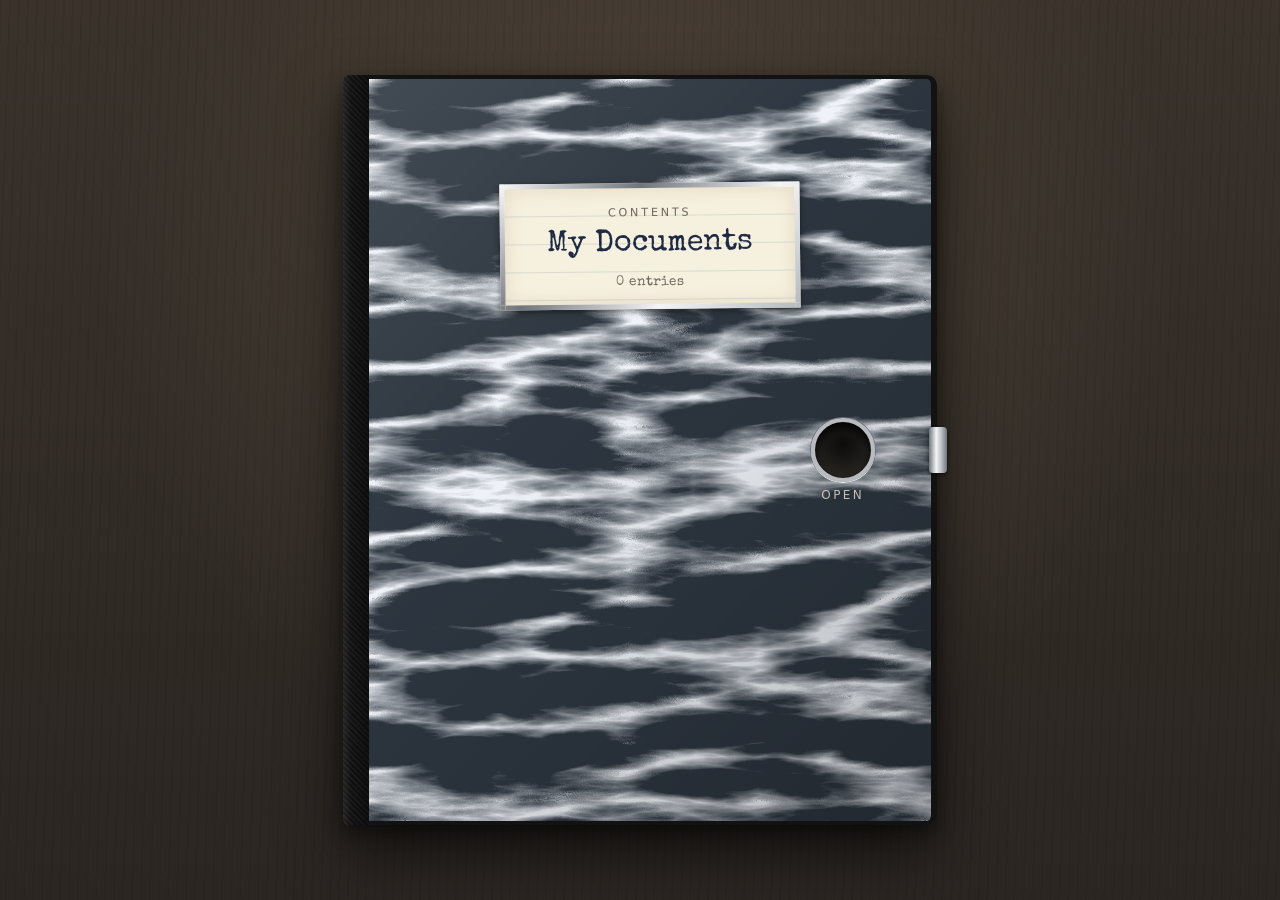
<file: index.html>
<!doctype html>
<html lang="en">
<head>
  <meta charset="utf-8" />
  <meta name="viewport" content="width=device-width, initial-scale=1, viewport-fit=cover" />
  <title>Box File</title>
  <meta name="description" content="A personal document folder that looks and feels like a box file." />
  <meta name="theme-color" content="#2b2622" />
  <link rel="manifest" href="manifest.webmanifest" />
  <link rel="icon" href="icons/icon.svg" type="image/svg+xml" />
  <link rel="apple-touch-icon" href="icons/apple-touch-icon.png" />
  <meta name="mobile-web-app-capable" content="yes" />
  <meta name="apple-mobile-web-app-capable" content="yes" />
  <meta name="apple-mobile-web-app-title" content="Box File" />
  <meta name="apple-mobile-web-app-status-bar-style" content="black-translucent" />
  <link rel="preconnect" href="https://fonts.googleapis.com" />
  <link rel="preconnect" href="https://fonts.gstatic.com" crossorigin />
  <link href="https://fonts.googleapis.com/css2?family=Special+Elite&family=Source+Serif+4:ital,wght@0,400;0,600;1,400&display=swap" rel="stylesheet" />
  <link rel="stylesheet" href="styles.css" />
</head>
<body>
  <main id="scene" class="scene is-closed">
    <!-- Closed box file (front cover) -->
    <section class="box-cover" id="cover" aria-label="Closed box file">
      <div class="cover-spine"></div>
      <div class="cover-face">
        <div class="cover-label">
          <span class="label-caption">Contents</span>
          <h1 class="label-title" id="coverTitle">My Documents</h1>
          <span class="label-meta" id="coverMeta">0 entries</span>
        </div>
        <button class="finger-hole" id="openBtn" aria-label="Open box file"><span>Open</span></button>
      </div>
      <div class="cover-lock"></div>
    </section>

    <!-- Opened box file -->
    <section class="box-open" id="openBox" aria-label="Open box file" hidden>
      <header class="toolbar">
        <button class="tool" id="closeBtn" title="Close the box file">&#x2715;<span>Close</span></button>
        <button class="tool" id="contentsBtn" title="Go to contents (Home)">&#x2630;<span>Contents</span></button>
        <div class="search">
          <input id="searchInput" type="search" placeholder="Search entries…" aria-label="Search entries" />
        </div>
        <button class="tool primary" id="addBtn" title="Add a new entry (N)">&#xFF0B;<span>New entry</span></button>
        <details class="menu">
          <summary class="tool" title="More">&#x22EF;</summary>
          <div class="menu-panel">
            <button id="installBtn" hidden>Install app</button>
            <button id="renameBtn">Rename folder</button>
            <button id="exportBtn">Export backup</button>
            <label class="menu-file">Import backup<input id="importInput" type="file" accept="application/json,.json" hidden /></label>
          </div>
        </details>
      </header>

      <div class="tray">
        <div class="stack-wrap">
          <div class="stack-depth" id="stackDepth"></div>
          <div class="stack" id="stack"></div>
          <div class="spring-clip" aria-hidden="true">
            <div class="clip-bar"></div>
            <div class="clip-roller"></div>
          </div>
        </div>
      </div>

      <footer class="pager">
        <button class="nav" id="prevBtn" aria-label="Previous page">&#x2039;</button>
        <span id="pageIndicator" class="page-indicator">Contents</span>
        <button class="nav" id="nextBtn" aria-label="Next page">&#x203A;</button>
      </footer>
    </section>
  </main>

  <!-- Entry editor -->
  <dialog id="editor" class="editor">
    <form method="dialog" id="editorForm">
      <h2 id="editorTitle">New entry</h2>
      <label>Title
        <input name="title" required maxlength="140" autocomplete="off" />
      </label>
      <div class="row">
        <label>Date
          <input name="date" type="date" required />
        </label>
        <label>Section
          <input name="category" list="categoryList" placeholder="e.g. Bills, Medical, Car" maxlength="40" autocomplete="off" />
          <datalist id="categoryList"></datalist>
        </label>
      </div>
      <label>Notes
        <textarea name="notes" rows="6" placeholder="Reference numbers, reminders, details…"></textarea>
      </label>
      <label>Attachments
        <input name="files" type="file" multiple />
      </label>
      <ul class="attach-edit" id="attachEdit"></ul>
      <div class="editor-actions">
        <button type="button" class="danger" id="deleteEntryBtn" hidden>Delete entry</button>
        <span class="spacer"></span>
        <button type="button" id="cancelEdit">Cancel</button>
        <button type="submit" class="primary" value="save">Save</button>
      </div>
    </form>
  </dialog>

  <!-- Image viewer -->
  <dialog id="viewer" class="viewer">
    <button class="viewer-close" id="viewerClose" aria-label="Close">&#x2715;</button>
    <img id="viewerImg" alt="" />
  </dialog>

  <div id="toast" class="toast" role="status" aria-live="polite"></div>

  <script src="db.js"></script>
  <script src="app.js"></script>
</body>
</html>
</file>
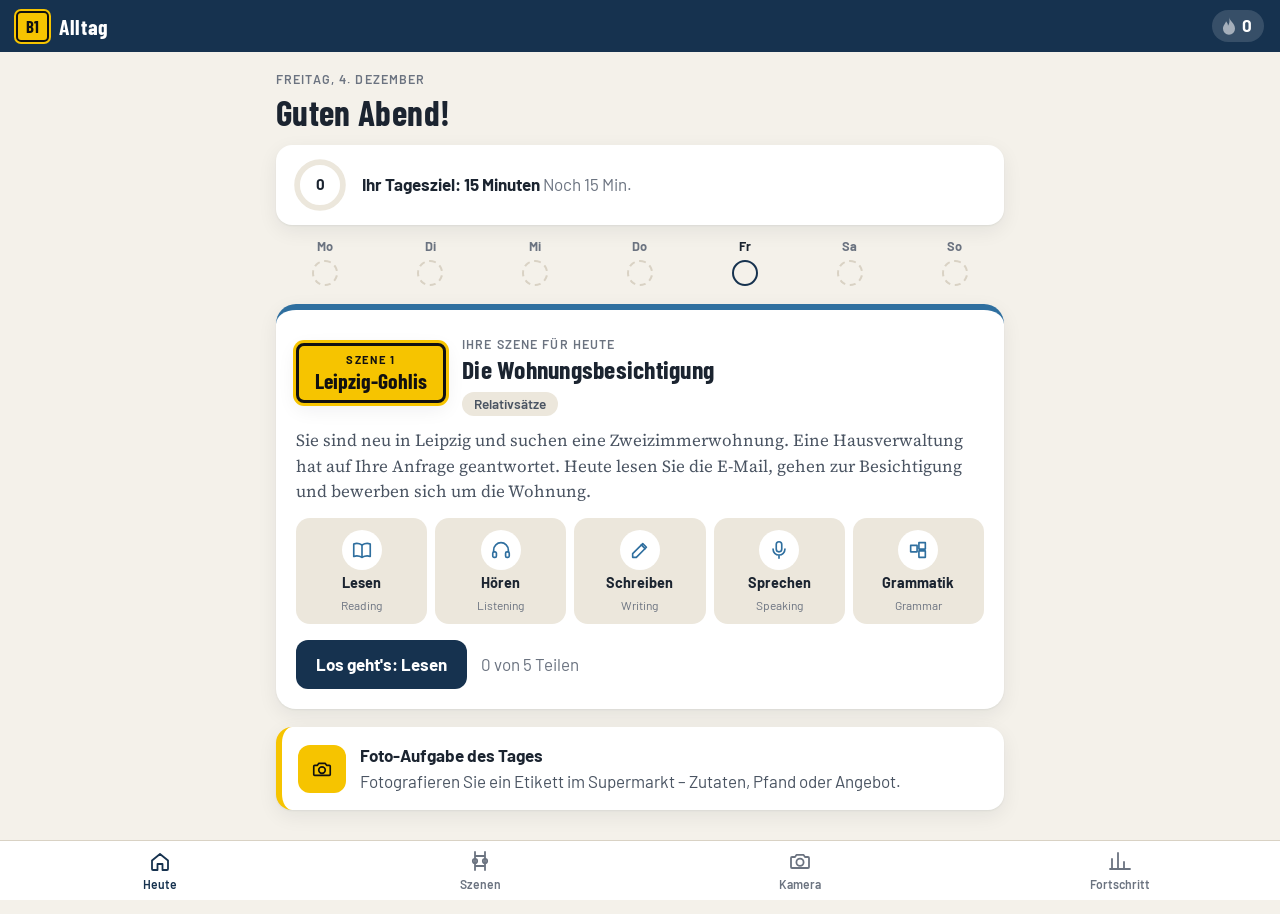
<file: deutsch/index.html>
<!doctype html>
<html lang="de">
<head>
  <meta charset="utf-8" />
  <meta name="viewport" content="width=device-width, initial-scale=1, viewport-fit=cover" />
  <title>Alltag B1</title>
  <meta name="description" content="Daily B1 German lessons built around real-life situations: reading, listening, writing, speaking, a progress tracker and a camera for German you meet every day." />
  <meta name="theme-color" content="#16324f" />
  <link rel="manifest" href="manifest.webmanifest" />
  <link rel="icon" href="icons/icon.svg" type="image/svg+xml" />
  <link rel="apple-touch-icon" href="icons/apple-touch-icon.png" />
  <meta name="mobile-web-app-capable" content="yes" />
  <meta name="apple-mobile-web-app-capable" content="yes" />
  <meta name="apple-mobile-web-app-title" content="Alltag B1" />
  <meta name="apple-mobile-web-app-status-bar-style" content="black-translucent" />
  <link rel="preconnect" href="https://fonts.googleapis.com" />
  <link rel="preconnect" href="https://fonts.gstatic.com" crossorigin />
  <link href="https://fonts.googleapis.com/css2?family=Barlow:wght@400;500;600;700&family=Barlow+Condensed:wght@600;700&family=Source+Serif+4:ital,opsz,wght@0,8..60,400;0,8..60,600;1,8..60,400&display=swap" rel="stylesheet" />
  <link rel="stylesheet" href="styles.css" />
</head>
<body>
  <header class="topbar">
    <a class="brand" href="#/heute" aria-label="Alltag B1, zur Startseite">
      <span class="brand-sign">B1</span>
      <span class="brand-name">Alltag</span>
    </a>
    <div class="topbar-right">
      <span class="streak-chip" id="streakChip" title="Tage in Folge">0</span>
    </div>
  </header>

  <main id="view" class="view" tabindex="-1"></main>

  <nav class="tabbar" aria-label="Hauptnavigation">
    <a href="#/heute" data-tab="heute"><svg viewBox="0 0 24 24" aria-hidden="true"><path d="M4 11.5 12 5l8 6.5V20a1 1 0 0 1-1 1h-4.5v-6h-5v6H5a1 1 0 0 1-1-1z"/></svg><span>Heute</span></a>
    <a href="#/linie" data-tab="linie"><svg viewBox="0 0 24 24" aria-hidden="true"><path d="M7 3v18M17 3v18M7 7h10M7 17h10"/><circle cx="7" cy="12" r="2.2"/><circle cx="17" cy="12" r="2.2"/></svg><span>Szenen</span></a>
    <a href="#/kamera" data-tab="kamera"><svg viewBox="0 0 24 24" aria-hidden="true"><path d="M4 8h3l1.6-2.2h6.8L17 8h3a1 1 0 0 1 1 1v9a1 1 0 0 1-1 1H4a1 1 0 0 1-1-1V9a1 1 0 0 1 1-1z"/><circle cx="12" cy="13.2" r="3.6"/></svg><span>Kamera</span></a>
    <a href="#/fortschritt" data-tab="fortschritt"><svg viewBox="0 0 24 24" aria-hidden="true"><path d="M4 20V10M10 20V4M16 20v-7M22 20H2"/></svg><span>Fortschritt</span></a>
  </nav>

  <div id="popover" class="popover" role="tooltip" hidden></div>
  <div id="toast" class="toast" role="status" aria-live="polite"></div>

  <input type="file" id="camInput" accept="image/*" capture="environment" hidden />
  <input type="file" id="galleryInput" accept="image/*" hidden />

  <script src="android-bridge.js"></script>
  <script src="lessons-1.js"></script>
  <script src="lessons-2.js"></script>
  <script src="app.js"></script>
</body>
</html>
</file>
<file: styles.css>
:root {
  --desk: #2b2622;
  --desk-2: #3a322b;
  --paper: #fbf8f1;
  --paper-back: #efe9dc;
  --paper-edge: #d9d0bf;
  --ink: #2a2622;
  --ink-soft: #6f665b;
  --accent: #b2472e;
  --metal-hi: #f3f4f5;
  --metal: #b8bcc1;
  --metal-lo: #6f757c;
  --board: #3b4148;

  --sheet-w: min(calc(100vw - 72px), 600px, calc((100dvh - 190px) / 1.32));
  --sheet-h: calc(var(--sheet-w) * 1.32);

  --type: 'Special Elite', 'Courier New', ui-monospace, monospace;
  --serif: 'Source Serif 4', Georgia, 'Times New Roman', serif;
  --ui: system-ui, -apple-system, 'Segoe UI', Roboto, sans-serif;
}

* { box-sizing: border-box; }
[hidden] { display: none !important; }

html, body { height: 100%; }
body {
  margin: 0;
  font-family: var(--serif);
  color: var(--ink);
  background:
    radial-gradient(ellipse at 50% 30%, rgba(255, 220, 170, 0.10), transparent 60%),
    repeating-linear-gradient(92deg, rgba(0, 0, 0, 0.05) 0 2px, transparent 2px 9px),
    linear-gradient(180deg, var(--desk-2), var(--desk));
  background-attachment: fixed;
  overflow-x: hidden;
  overscroll-behavior: none;
  -webkit-tap-highlight-color: transparent;
}

button { font: inherit; color: inherit; cursor: pointer; }

.scene {
  min-height: 100dvh;
  display: grid;
  place-items: center;
  padding: 16px;
  /* keep clear of notches and home bars when installed full-screen */
  padding-top: max(16px, env(safe-area-inset-top));
  padding-bottom: max(16px, env(safe-area-inset-bottom));
  padding-left: max(16px, env(safe-area-inset-left));
  padding-right: max(16px, env(safe-area-inset-right));
}

/* ================= Closed box file ================= */
.box-cover {
  position: relative;
  width: calc(var(--sheet-w) + 56px);
  height: calc(var(--sheet-h) + 40px);
  max-height: calc(100dvh - 32px);
  display: flex;
  border-radius: 6px 10px 10px 6px;
  box-shadow:
    0 2px 0 rgba(255, 255, 255, 0.06) inset,
    0 30px 60px rgba(0, 0, 0, 0.55),
    0 8px 18px rgba(0, 0, 0, 0.4);
  transform-origin: 0 50%;
  transition: transform 0.65s cubic-bezier(0.5, 0, 0.3, 1), opacity 0.65s;
}
.scene.is-opening .box-cover { transform: perspective(1600px) rotateY(-105deg); opacity: 0; }
.scene.is-closing .box-cover { animation: lidClose 0.65s cubic-bezier(0.5, 0, 0.3, 1); }
@keyframes lidClose {
  from { transform: perspective(1600px) rotateY(-105deg); opacity: 0; }
  to { transform: none; opacity: 1; }
}

.cover-spine {
  width: 26px;
  flex: none;
  border-radius: 6px 0 0 6px;
  background:
    linear-gradient(90deg, rgba(255, 255, 255, 0.08), transparent 30%, rgba(0, 0, 0, 0.35)),
    repeating-linear-gradient(45deg, #111 0 2px, #1b1b1b 2px 4px);
}

/* marbled board made with an SVG turbulence filter */
.cover-face {
  position: relative;
  flex: 1;
  cursor: pointer;
  border-radius: 0 10px 10px 0;
  background-color: #2d3640;
  background-image:
    linear-gradient(135deg, rgba(255, 255, 255, 0.10), transparent 40%, rgba(0, 0, 0, 0.25)),
    url("data:image/svg+xml,%3Csvg xmlns='http://www.w3.org/2000/svg' width='520' height='520'%3E%3Cfilter id='m' x='0' y='0' width='100%25' height='100%25'%3E%3CfeTurbulence type='turbulence' baseFrequency='0.004 0.018' numOctaves='5' seed='11' stitchTiles='stitch'/%3E%3CfeColorMatrix values='0 0 0 0 0.86  0 0 0 0 0.89  0 0 0 0 0.94  -3.2 0 0 0 1.25'/%3E%3C/filter%3E%3Crect width='100%25' height='100%25' filter='url(%23m)'/%3E%3C/svg%3E");
  background-size: auto, 520px 520px;
  border-top: 4px solid #121212;
  border-bottom: 4px solid #121212;
  border-right: 6px solid #121212;
}

.cover-label {
  position: absolute;
  left: 50%;
  top: 14%;
  transform: translateX(-50%) rotate(-0.6deg);
  width: min(70%, 300px);
  padding: 18px 18px 14px;
  text-align: center;
  background:
    repeating-linear-gradient(180deg, transparent 0 27px, rgba(80, 120, 170, 0.18) 27px 28px),
    #f6f0de;
  border: 5px solid transparent;
  border-image: linear-gradient(135deg, var(--metal-hi), var(--metal-lo), var(--metal-hi), var(--metal)) 1;
  box-shadow: 0 2px 6px rgba(0, 0, 0, 0.5), inset 0 0 18px rgba(120, 90, 40, 0.15);
}
.label-caption {
  display: block;
  font: 0.7rem var(--ui);
  letter-spacing: 0.25em;
  text-transform: uppercase;
  color: var(--ink-soft);
}
.label-title {
  margin: 8px 0 6px;
  font: 400 clamp(1.3rem, 4vw, 1.9rem) / 1.15 var(--type);
  color: #1f2a44;
  overflow-wrap: anywhere;
}
.label-meta { font: 0.85rem var(--type); color: var(--ink-soft); }

.finger-hole {
  position: absolute;
  right: 10%;
  top: 50%;
  transform: translateY(-50%);
  width: 64px;
  height: 64px;
  border-radius: 50%;
  border: 4px solid var(--metal);
  background: radial-gradient(circle at 50% 40%, #0c0b0a, #262320 70%);
  box-shadow: inset 0 6px 10px rgba(0, 0, 0, 0.9), 0 1px 0 var(--metal-hi), 0 0 0 1px var(--metal-lo);
  color: transparent;
  transition: transform 0.2s;
}
.finger-hole span {
  position: absolute;
  top: calc(100% + 10px);
  left: 50%;
  transform: translateX(-50%);
  color: #e8e2d3;
  font: 0.75rem var(--ui);
  letter-spacing: 0.2em;
  text-transform: uppercase;
  opacity: 0.8;
}
.cover-face:hover .finger-hole { transform: translateY(-50%) scale(1.05); }
.finger-hole:focus-visible { outline: 3px solid #ffd27a; outline-offset: 4px; }

.cover-lock {
  position: absolute;
  right: -10px;
  top: 50%;
  width: 18px;
  height: 46px;
  transform: translateY(-50%);
  border-radius: 4px;
  background: linear-gradient(90deg, var(--metal-lo), var(--metal-hi) 40%, var(--metal) 70%, var(--metal-lo));
  box-shadow: 0 2px 4px rgba(0, 0, 0, 0.5);
}

/* ================= Open box file ================= */
.box-open {
  width: 100%;
  max-width: calc(var(--sheet-w) + 120px);
  display: flex;
  flex-direction: column;
  align-items: center;
  gap: 14px;
  animation: fadeIn 0.4s ease;
}
@keyframes fadeIn { from { opacity: 0; transform: scale(0.98); } }

.toolbar {
  width: 100%;
  display: flex;
  align-items: center;
  gap: 8px;
  position: relative;
  z-index: 20;
}
.tool {
  display: inline-flex;
  align-items: center;
  gap: 6px;
  height: 38px;
  padding: 0 12px;
  border: 1px solid rgba(255, 255, 255, 0.14);
  border-radius: 8px;
  background: rgba(255, 255, 255, 0.06);
  color: #efe8da;
  font: 0.9rem var(--ui);
  white-space: nowrap;
  list-style: none;
}
.tool::-webkit-details-marker { display: none; }
.tool:hover { background: rgba(255, 255, 255, 0.12); }
.tool.primary { background: var(--accent); border-color: transparent; color: #fff; }
.tool.primary:hover { background: #c4553a; }
.search { flex: 1; min-width: 0; }
.search input {
  width: 100%;
  height: 38px;
  padding: 0 12px;
  border-radius: 8px;
  border: 1px solid rgba(255, 255, 255, 0.14);
  background: rgba(0, 0, 0, 0.25);
  color: #f3eee4;
  font: 0.95rem var(--ui);
}
.search input::placeholder { color: rgba(255, 255, 255, 0.45); }

.menu { position: relative; }
.menu-panel {
  position: absolute;
  right: 0;
  top: calc(100% + 6px);
  min-width: 180px;
  padding: 6px;
  border-radius: 10px;
  background: #fbf8f1;
  box-shadow: 0 12px 30px rgba(0, 0, 0, 0.45);
  display: grid;
}
.menu-panel button, .menu-file {
  text-align: left;
  padding: 9px 12px;
  border: 0;
  border-radius: 6px;
  background: none;
  font: 0.9rem var(--ui);
  cursor: pointer;
}
.menu-panel button:hover, .menu-file:hover { background: #ece4d3; }

/* the inside of the box */
.tray {
  position: relative;
  padding: 22px 44px 30px 22px;
  border-radius: 8px;
  background:
    linear-gradient(180deg, rgba(0, 0, 0, 0.25), transparent 30px),
    radial-gradient(ellipse at 50% 0%, #4a525b, var(--board) 70%);
  box-shadow:
    inset 0 0 0 6px #1a1a1a,
    inset 0 10px 24px rgba(0, 0, 0, 0.7),
    0 30px 60px rgba(0, 0, 0, 0.5);
}

.stack-wrap {
  position: relative;
  width: var(--sheet-w);
  height: var(--sheet-h);
}

/* page edges peeking out underneath = how much is left in the box */
.stack-depth {
  --depth: 0;
  position: absolute;
  left: 3px;
  right: 3px;
  top: 0;
  height: calc(100% + var(--depth) * 2px);
  border-radius: 0 0 3px 3px;
  background: repeating-linear-gradient(180deg, #f1ebde 0 1px, #b9ae9b 1px 2px);
  box-shadow: 0 4px 10px rgba(0, 0, 0, 0.4);
  transition: height 0.3s;
}

.stack {
  position: absolute;
  inset: 0;
  perspective: 2400px;
  perspective-origin: 50% -20%;
  touch-action: pan-y;
}

.sheet {
  position: absolute;
  inset: 0;
  transform-style: preserve-3d;
  transform-origin: 50% 0;
}
.face {
  position: absolute;
  inset: 0;
  backface-visibility: hidden;
  -webkit-backface-visibility: hidden;
  border-radius: 2px 2px 3px 3px;
}
.front {
  background:
    radial-gradient(ellipse at 30% 20%, rgba(255, 255, 255, 0.7), transparent 60%),
    radial-gradient(ellipse at 80% 90%, rgba(200, 180, 140, 0.12), transparent 60%),
    var(--paper);
  box-shadow: 0 1px 2px rgba(0, 0, 0, 0.25), 0 0 0 1px rgba(0, 0, 0, 0.04);
}
.back {
  transform: rotateX(180deg);
  background: linear-gradient(0deg, var(--paper-back), #e3dccd);
}
.sheet.under .front::after {
  content: '';
  position: absolute;
  inset: 0;
  background: rgba(60, 45, 20, 0.06);
  pointer-events: none;
}

.paper {
  position: absolute;
  inset: 0;
  overflow-y: auto;
  overscroll-behavior: contain;
  padding: 72px clamp(20px, 6%, 44px) 48px;
  scrollbar-width: thin;
  scrollbar-color: var(--paper-edge) transparent;
}

/* page turning: sheets flip up and over the spring clip */
.sheet.flip-up { animation: flipUp 0.75s cubic-bezier(0.45, 0.05, 0.3, 1) forwards; z-index: 5; }
.sheet.flip-down { animation: flipDown 0.75s cubic-bezier(0.45, 0.05, 0.3, 1) forwards; z-index: 5; }
@keyframes flipUp {
  0% { transform: rotateX(0deg); }
  15% { transform: rotateX(18deg) translateZ(4px); }
  100% { transform: rotateX(178deg) translateZ(4px); }
}
@keyframes flipDown {
  0% { transform: rotateX(178deg) translateZ(4px); }
  85% { transform: rotateX(14deg) translateZ(4px); }
  100% { transform: rotateX(0deg); }
}
/* fade the faces, not the sheet: opacity on a preserve-3d element flattens it */
.sheet.flip-up .face { animation: faceOut 0.75s linear forwards; }
.sheet.flip-down .face { animation: faceIn 0.75s linear forwards; }
@keyframes faceOut { 0%, 60% { opacity: 1; } 100% { opacity: 0; } }
@keyframes faceIn { 0% { opacity: 0; } 35%, 100% { opacity: 1; } }
.stack:has(.flip-up) .under .front::after,
.stack:has(.flip-down) .under .front::after { animation: shade 0.75s ease; }
@keyframes shade { 50% { background: rgba(40, 30, 10, 0.18); } }

.sheet.riffle { animation: riffle 0.45s ease-out; }
@keyframes riffle {
  from { transform: rotateX(22deg); opacity: 0.4; }
  to { transform: none; opacity: 1; }
}

/* spring clip across the top of the papers */
.spring-clip {
  position: absolute;
  left: 8%;
  right: 8%;
  top: -10px;
  height: 52px;
  z-index: 10;
  pointer-events: none;
}
.clip-bar {
  position: absolute;
  inset: 0 0 16px;
  border-radius: 6px 6px 10px 10px;
  background: linear-gradient(180deg, var(--metal-hi), var(--metal) 45%, var(--metal-lo) 90%);
  box-shadow: 0 4px 6px rgba(0, 0, 0, 0.35), inset 0 1px 0 #fff;
}
.clip-bar::before, .clip-bar::after {
  content: '';
  position: absolute;
  top: 8px;
  width: 14px;
  height: 14px;
  border-radius: 50%;
  background: radial-gradient(circle at 40% 35%, #fff, var(--metal) 50%, var(--metal-lo));
  box-shadow: inset 0 -1px 2px rgba(0, 0, 0, 0.4);
}
.clip-bar::before { left: 14px; }
.clip-bar::after { right: 14px; }
.clip-roller {
  position: absolute;
  left: 18%;
  right: 18%;
  bottom: 6px;
  height: 14px;
  border-radius: 7px;
  background: linear-gradient(180deg, #8d9399, #e8eaec 40%, #7b8188);
  box-shadow: 0 3px 4px rgba(0, 0, 0, 0.35);
}

/* coloured divider tab sticking out of the right edge */
.divider-tab {
  --slot: 0;
  position: absolute;
  right: -30px;
  top: calc(84px + var(--slot) * 64px);
  width: 30px;
  min-height: 60px;
  max-height: 140px;
  padding: 10px 0;
  overflow: hidden;
  writing-mode: vertical-rl;
  text-overflow: ellipsis;
  white-space: nowrap;
  border-radius: 0 7px 7px 0;
  background: linear-gradient(90deg, rgba(0, 0, 0, 0.15), transparent 30%), var(--tab);
  color: #fff;
  font: 600 0.75rem var(--ui);
  letter-spacing: 0.08em;
  text-transform: uppercase;
  text-align: center;
  box-shadow: 2px 2px 3px rgba(0, 0, 0, 0.3);
}

.dog-ear {
  position: absolute;
  right: 0;
  bottom: 0;
  width: 38px;
  height: 38px;
  border: 0;
  padding: 0;
  background: linear-gradient(315deg, transparent 50%, #e6dcc6 50%, #f6f0e2 80%);
  border-radius: 0 0 3px 0;
  box-shadow: -2px -2px 4px rgba(0, 0, 0, 0.12);
  clip-path: polygon(0 0, 100% 0, 0 100%);
  transform-origin: 0 0;
  transition: transform 0.2s;
}
.dog-ear:hover { transform: scale(1.35); }
.dog-ear:focus-visible { outline: 2px solid var(--accent); }

/* ---------- page content ---------- */
.page-number {
  margin-top: 32px;
  text-align: center;
  font: 0.8rem var(--type);
  color: var(--ink-soft);
}
.muted { color: var(--ink-soft); }

.stamp {
  display: inline-block;
  padding: 3px 10px;
  border: 2px solid var(--accent);
  border-radius: 4px;
  color: var(--accent);
  font: 0.8rem var(--type);
  letter-spacing: 0.2em;
  text-transform: uppercase;
  transform: rotate(-4deg);
  opacity: 0.85;
}
.contents-head h2 {
  margin: 14px 0 2px;
  font: 400 clamp(1.4rem, 4.5vw, 2rem) / 1.15 var(--type);
  overflow-wrap: anywhere;
}
.contents-head p { margin: 0 0 18px; font-style: italic; }

.toc-section {
  display: flex;
  align-items: center;
  gap: 8px;
  margin: 18px 0 4px;
  font: 600 0.75rem var(--ui);
  letter-spacing: 0.14em;
  text-transform: uppercase;
  color: var(--ink-soft);
}
.dot { width: 10px; height: 10px; border-radius: 2px; flex: none; }
.toc ol { list-style: none; margin: 0; padding: 0; }
.toc-row {
  display: flex;
  align-items: baseline;
  gap: 8px;
  width: 100%;
  padding: 6px 4px;
  border: 0;
  border-radius: 4px;
  background: none;
  text-align: left;
  font-size: 1rem;
}
.toc-row:hover { background: rgba(178, 71, 46, 0.07); }
.toc-title { min-width: 0; overflow: hidden; text-overflow: ellipsis; white-space: nowrap; }
.toc-leader { flex: 1; min-width: 12px; border-bottom: 2px dotted #c9bfae; transform: translateY(-4px); }
.toc-date { font-size: 0.8rem; color: var(--ink-soft); white-space: nowrap; }
.toc-page { font-family: var(--type); min-width: 1.6em; text-align: right; }

.empty {
  margin-top: 18%;
  text-align: center;
  font-style: italic;
  color: var(--ink-soft);
}
.empty.blank { margin-top: 40%; }
.ink-btn {
  margin-top: 8px;
  padding: 10px 18px;
  border: 2px dashed #b9ae9b;
  border-radius: 8px;
  background: none;
  font: 1rem var(--type);
  color: var(--ink);
}
.ink-btn:hover { border-color: var(--accent); color: var(--accent); }

.entry-meta {
  display: flex;
  justify-content: space-between;
  align-items: center;
  gap: 12px;
}
.entry-date { font: 0.9rem var(--type); color: var(--ink-soft); }
.edit-btn {
  border: 0;
  background: none;
  padding: 4px 8px;
  border-radius: 6px;
  font: 0.85rem var(--ui);
  color: var(--ink-soft);
}
.edit-btn:hover { background: rgba(0, 0, 0, 0.05); color: var(--ink); }
.entry-title {
  margin: 8px 0 14px;
  font: 600 clamp(1.3rem, 4vw, 1.8rem) / 1.2 var(--serif);
  overflow-wrap: anywhere;
}
.entry-notes {
  white-space: pre-wrap;
  overflow-wrap: anywhere;
  line-height: 1.65;
  font-size: 1.02rem;
  padding-bottom: 6px;
}

.photo-grid {
  display: grid;
  grid-template-columns: repeat(auto-fill, minmax(110px, 1fr));
  gap: 12px;
  margin: 18px 0 6px;
}
.photo {
  padding: 6px 6px 18px;
  border: 0;
  background: #fff;
  box-shadow: 0 2px 6px rgba(0, 0, 0, 0.2);
  transform: rotate(var(--r, -1.5deg));
  transition: transform 0.2s;
}
.photo:nth-child(even) { --r: 1.2deg; }
.photo:hover { transform: rotate(0) scale(1.04); }
.photo img { display: block; width: 100%; aspect-ratio: 1; object-fit: cover; background: #eee; }

.file-list { list-style: none; margin: 16px 0 0; padding: 0; display: grid; gap: 8px; }
.file {
  display: flex;
  align-items: center;
  gap: 10px;
  padding: 8px 10px;
  border: 1px solid var(--paper-edge);
  border-radius: 6px;
  background: rgba(255, 255, 255, 0.6);
  color: inherit;
  text-decoration: none;
}
.file:hover { border-color: var(--accent); }
.file-icon {
  flex: none;
  min-width: 40px;
  padding: 4px 6px;
  border-radius: 4px;
  background: var(--ink);
  color: #fff;
  font: 600 0.65rem var(--ui);
  text-align: center;
}
.file-name { flex: 1; min-width: 0; overflow: hidden; text-overflow: ellipsis; white-space: nowrap; }
.file-size { font-size: 0.8rem; color: var(--ink-soft); }

/* ---------- pager ---------- */
.pager { display: flex; align-items: center; gap: 18px; color: #e8e1d2; font: 0.95rem var(--type); }
.nav {
  width: 44px;
  height: 44px;
  border-radius: 50%;
  border: 1px solid rgba(255, 255, 255, 0.18);
  background: rgba(255, 255, 255, 0.07);
  color: #f3eee4;
  font-size: 1.6rem;
  line-height: 1;
}
.nav:hover:not(:disabled) { background: rgba(255, 255, 255, 0.15); }
.nav:disabled { opacity: 0.3; cursor: default; }
.page-indicator { min-width: 120px; text-align: center; }

/* ---------- dialogs ---------- */
dialog { border: 0; padding: 0; }
dialog::backdrop { background: rgba(10, 8, 6, 0.6); backdrop-filter: blur(2px); }

.editor {
  width: min(560px, calc(100vw - 32px));
  border-radius: 12px;
  background: var(--paper);
  color: var(--ink);
  box-shadow: 0 30px 80px rgba(0, 0, 0, 0.6);
}
.editor form { display: grid; gap: 14px; padding: 22px; }
.editor h2 { margin: 0; font: 400 1.5rem var(--type); }
.editor label { display: grid; gap: 6px; font: 600 0.8rem var(--ui); color: var(--ink-soft); }
.editor input, .editor textarea {
  width: 100%;
  padding: 10px 12px;
  border: 1px solid var(--paper-edge);
  border-radius: 8px;
  background: #fff;
  font: 1rem var(--serif);
  color: var(--ink);
}
.editor input[type='file'] { padding: 8px; font: 0.9rem var(--ui); }
.editor textarea { resize: vertical; line-height: 1.5; }
.editor input:focus, .editor textarea:focus { outline: 2px solid var(--accent); outline-offset: 0; border-color: transparent; }
.row { display: grid; grid-template-columns: 1fr 1fr; gap: 12px; }

.attach-edit { list-style: none; margin: -4px 0 0; padding: 0; display: grid; gap: 6px; }
.attach-edit:empty { display: none; }
.attach-edit li { display: flex; align-items: center; gap: 10px; font-size: 0.9rem; }
.attach-edit li.removed .file-name { text-decoration: line-through; opacity: 0.5; }
.link { border: 0; background: none; color: var(--accent); font: 0.85rem var(--ui); padding: 4px; }

.editor-actions { display: flex; gap: 10px; align-items: center; margin-top: 4px; }
.editor-actions .spacer { flex: 1; }
.editor-actions button {
  padding: 10px 16px;
  border-radius: 8px;
  border: 1px solid var(--paper-edge);
  background: #fff;
  font: 0.95rem var(--ui);
}
.editor-actions .primary { background: var(--accent); border-color: transparent; color: #fff; }
.editor-actions .danger { color: #a3261a; border-color: #e3b9b3; background: none; }
.editor-actions button:disabled { opacity: 0.6; }

.viewer { background: transparent; max-width: 96vw; max-height: 96dvh; overflow: visible; }
.viewer img { display: block; max-width: 92vw; max-height: 88dvh; border: 8px solid #fff; box-shadow: 0 20px 60px rgba(0, 0, 0, 0.6); }
.viewer-close {
  position: absolute;
  top: -14px;
  right: -14px;
  width: 36px;
  height: 36px;
  border-radius: 50%;
  border: 0;
  background: #fff;
  box-shadow: 0 2px 8px rgba(0, 0, 0, 0.4);
}

.toast {
  position: fixed;
  left: 50%;
  bottom: 24px;
  transform: translate(-50%, 20px);
  padding: 10px 18px;
  border-radius: 999px;
  background: #fbf8f1;
  color: var(--ink);
  font: 0.9rem var(--ui);
  box-shadow: 0 10px 30px rgba(0, 0, 0, 0.45);
  opacity: 0;
  pointer-events: none;
  transition: opacity 0.25s, transform 0.25s;
  z-index: 100;
}
.toast.show { opacity: 1; transform: translate(-50%, 0); }

/* ---------- small screens ---------- */
@media (max-width: 640px) {
  .scene {
    padding: max(12px, env(safe-area-inset-top)) max(10px, env(safe-area-inset-right))
      max(12px, env(safe-area-inset-bottom)) max(10px, env(safe-area-inset-left));
  }
  .tool span { display: none; }
  .tool { padding: 0 11px; }
  .tray { padding: 16px 34px 24px 12px; }
  .divider-tab { right: -24px; width: 24px; font-size: 0.65rem; }
  .row { grid-template-columns: 1fr; }
  .finger-hole { width: 52px; height: 52px; }
}

@media (prefers-reduced-motion: reduce) {
  *, *::before, *::after { animation-duration: 0.01ms !important; transition-duration: 0.01ms !important; }
}
</file>
<file: deutsch/styles.css>
:root {
  --bg: #f4f1ea;
  --surface: #ffffff;
  --surface-2: #ece7dc;
  --ink: #1b2430;
  --ink-2: #4a5462;
  --muted: #6b7380;
  --line: #d9d2c4;
  --brand: #16324f;
  --brand-ink: #ffffff;
  --sign: #f6c400;
  --sign-ink: #111111;
  --good: #2e7d4f;
  --good-bg: #e3f2e8;
  --bad: #b8392f;
  --bad-bg: #fbe7e4;
  --focus: #2f6fdc;
  /* sequential ramp for charts (one hue, light -> dark) */
  --seq-0: #e6e1d6;
  --seq-1: #bcd3ea;
  --seq-2: #7ea9d4;
  --seq-3: #3c78b5;
  --seq-4: #16467c;
  --shadow: 0 1px 2px rgba(20, 30, 40, .06), 0 6px 20px rgba(20, 30, 40, .07);
  --radius: 16px;
  --sans: 'Barlow', system-ui, -apple-system, 'Segoe UI', sans-serif;
  --cond: 'Barlow Condensed', 'Barlow', system-ui, sans-serif;
  --serif: 'Source Serif 4', Georgia, serif;
  color-scheme: light;
}
@media (prefers-color-scheme: dark) {
  :root:not([data-theme="light"]) {
    --bg: #11161d; --surface: #19212b; --surface-2: #222c38; --ink: #e9edf2; --ink-2: #b9c2cd; --muted: #8f99a6;
    --line: #2f3a47; --brand: #9cc3ef; --brand-ink: #0d1520; --good: #6cc48f; --good-bg: #173226; --bad: #f08a7f; --bad-bg: #3a1f1c;
    --seq-0: #222c38; --seq-1: #1f4466; --seq-2: #2f6aa0; --seq-3: #5a97d1; --seq-4: #9cc7f0;
    --shadow: 0 1px 2px rgba(0,0,0,.3), 0 8px 24px rgba(0,0,0,.25);
    color-scheme: dark;
  }
}
:root[data-theme="dark"] {
  --bg: #11161d; --surface: #19212b; --surface-2: #222c38; --ink: #e9edf2; --ink-2: #b9c2cd; --muted: #8f99a6;
  --line: #2f3a47; --brand: #9cc3ef; --brand-ink: #0d1520; --good: #6cc48f; --good-bg: #173226; --bad: #f08a7f; --bad-bg: #3a1f1c;
  --seq-0: #222c38; --seq-1: #1f4466; --seq-2: #2f6aa0; --seq-3: #5a97d1; --seq-4: #9cc7f0;
  color-scheme: dark;
}

* { box-sizing: border-box; }
html { -webkit-text-size-adjust: 100%; }
body {
  margin: 0; background: var(--bg); color: var(--ink); font-family: var(--sans); font-size: 17px; line-height: 1.5;
  padding-bottom: calc(76px + env(safe-area-inset-bottom));
  overflow-x: hidden;
}
a { color: inherit; }
button { font: inherit; color: inherit; }
:focus-visible { outline: 3px solid var(--focus); outline-offset: 2px; border-radius: 6px; }
h1, h2, h3 { font-family: var(--cond); letter-spacing: .01em; line-height: 1.12; margin: 0 0 .35em; overflow-wrap: break-word; -webkit-hyphens: auto; hyphens: auto; }
h1 { font-size: 2rem; }
h2 { font-size: 1.6rem; }
h3 { font-size: 1.3rem; }
p { margin: 0 0 .8em; }
.muted { color: var(--muted); }
.small { font-size: .88rem; }
.kicker { font-size: .78rem; text-transform: uppercase; letter-spacing: .09em; font-weight: 600; color: var(--muted); margin: 0 0 .3em; }
.ic { width: 22px; height: 22px; fill: none; stroke: currentColor; stroke-width: 1.8; stroke-linecap: round; stroke-linejoin: round; flex: none; }

/* ---------- top bar & tabs ---------- */
.topbar {
  position: sticky; top: 0; z-index: 20; display: flex; align-items: center; justify-content: space-between;
  padding: calc(10px + env(safe-area-inset-top)) 16px 10px; background: var(--brand); color: var(--brand-ink);
}
.brand { display: flex; align-items: center; text-decoration: none; }
.brand-sign { margin-right: 10px; }
.brand-sign { background: var(--sign); color: var(--sign-ink); font-family: var(--cond); font-weight: 700; padding: 1px 8px; border-radius: 5px; border: 2px solid var(--sign-ink); box-shadow: 0 0 0 2px var(--sign); font-size: 1.05rem; }
.brand-name { font-family: var(--cond); font-weight: 700; font-size: 1.35rem; letter-spacing: .03em; }
.streak-chip { display: inline-flex; align-items: center; font-weight: 700; padding: 3px 12px 3px 10px; border-radius: 999px; background: rgba(255,255,255,.14); }
.streak-chip::before { margin-right: 6px; content: ''; width: 14px; height: 18px; background: currentColor; opacity: .55; clip-path: path('M7 0C8 4 13 6 13 11.5A6 6 0 0 1 1 11.5C1 8 3.5 6.5 4 4c1.5 1.5 2 3 2 4.5C7.5 6.5 8 3.5 7 0z'); }
.streak-chip.hot::before { background: var(--sign); opacity: 1; }
/* Old WebViews can't draw the flame shape; leave just the number there. */
@supports not (clip-path: path('M0 0L1 1L0 1z')) { .streak-chip::before { display: none; } }
@media (prefers-color-scheme: dark) { :root:not([data-theme="light"]) .streak-chip { background: rgba(0,0,0,.18); } }

.tabbar {
  position: fixed; left: 0; right: 0; bottom: 0; z-index: 30; display: grid; grid-template-columns: repeat(4, 1fr);
  background: var(--surface); border-top: 1px solid var(--line); padding-bottom: env(safe-area-inset-bottom);
}
.tabbar a { display: flex; flex-direction: column; align-items: center; gap: 2px; padding: 8px 0 7px; text-decoration: none; color: var(--muted); font-size: .76rem; font-weight: 600; }
.tabbar svg { width: 24px; height: 24px; fill: none; stroke: currentColor; stroke-width: 1.8; stroke-linecap: round; stroke-linejoin: round; }
.tabbar a.active { color: var(--brand); }
@media (prefers-color-scheme: dark) { :root:not([data-theme="light"]) .tabbar a.active { color: var(--sign); } }

.view { max-width: 760px; margin: 0 auto; padding: 18px 16px 28px; outline: none; }
section, .card { margin-bottom: 18px; }
.card { background: var(--surface); border-radius: var(--radius); padding: 18px; box-shadow: var(--shadow); }
.page-head { padding: 6px 2px 4px; }
.back { display: inline-block; margin-bottom: 10px; color: var(--muted); text-decoration: none; font-weight: 600; font-size: .95rem; }
.section-title { margin-top: 26px; }
.lead { font-size: 1.05rem; color: var(--ink-2); }
.warn { background: #fff4d1; color: #5a4300; border-radius: 12px; padding: 10px 14px; font-size: .95rem; }
@media (prefers-color-scheme: dark) { :root:not([data-theme="light"]) .warn { background: #3a3016; color: #f3dc9a; } }
.chip { display: inline-block; background: var(--surface-2); border-radius: 999px; padding: 2px 12px; font-size: .85rem; font-weight: 600; color: var(--ink-2); }

/* ---------- buttons ---------- */
.btn {
  display: inline-flex; align-items: center; justify-content: center; gap: 6px; border: 0; border-radius: 12px; padding: 12px 20px;
  font-weight: 700; text-decoration: none; cursor: pointer; background: var(--surface-2); color: var(--ink); min-height: 46px;
}
.btn.primary { background: var(--brand); color: var(--brand-ink); }
.btn.ghost { background: transparent; border: 1.5px solid var(--line); }
.btn.danger { color: var(--bad); }
.btn.big { padding: 16px 22px; font-size: 1.05rem; }
.btn:active { transform: translateY(1px); }
.mod-body > .btn, .mod-body > .feedback + .btn { margin-top: 16px; }
.row-btns { display: flex; flex-wrap: wrap; gap: 10px; align-items: center; margin-top: 10px; }
.link { background: none; border: 0; padding: 0; color: var(--focus); text-decoration: underline; cursor: pointer; }
.say { display: inline-flex; align-items: center; gap: 4px; border: 0; background: var(--surface-2); border-radius: 999px; padding: 5px 10px; cursor: pointer; font-size: .88rem; font-weight: 600; vertical-align: middle; }
.say .ic { width: 18px; height: 18px; }
.toggle { border: 1.5px solid var(--line); background: transparent; border-radius: 999px; padding: 6px 12px; font-weight: 600; font-size: .88rem; cursor: pointer; }
.toggle[aria-pressed="true"] { background: var(--brand); color: var(--brand-ink); border-color: var(--brand); }
.seg { display: inline-flex; flex-wrap: wrap; background: var(--surface-2); border-radius: 12px; padding: 3px; gap: 3px; }
.seg button { border: 0; background: transparent; border-radius: 9px; padding: 7px 12px; font-weight: 600; font-size: .9rem; cursor: pointer; color: var(--ink-2); }
.seg button.on { background: var(--surface); color: var(--ink); box-shadow: 0 1px 3px rgba(0,0,0,.12); }

/* ---------- Ortsschild (place-name sign) ---------- */
.ortsschild {
  display: inline-flex; flex-direction: column; align-items: center; justify-content: center; min-width: 140px; max-width: 100%;
  background: var(--sign); color: var(--sign-ink); border-radius: 8px; padding: 6px 16px 8px;
  border: 3px solid var(--sign-ink); box-shadow: 0 0 0 3px var(--sign), var(--shadow); text-align: center;
}
.os-top { font-size: .7rem; text-transform: uppercase; letter-spacing: .12em; font-weight: 700; }
.os-place { font-family: var(--cond); font-weight: 700; font-size: 1.35rem; line-height: 1.1; }

/* ---------- home ---------- */
.hello h1 { font-size: 2.2rem; }
.goal-row > .ring { margin-right: 14px; }
.goal-row { display: flex; align-items: center; background: var(--surface); padding: 12px 16px; border-radius: var(--radius); box-shadow: var(--shadow); }
.ring { position: relative; display: inline-grid; place-items: center; flex: none; }
.ring svg { position: absolute; top: 0; left: 0; width: 100%; height: 100%; }
.ring-bg { fill: none; stroke: var(--surface-2); stroke-width: 4.5; }
.ring-fg { fill: none; stroke: var(--accent, var(--brand)); stroke-width: 4.5; stroke-linecap: round; }
.ring-label { position: relative; font-weight: 700; font-size: .95rem; }
.weekstrip { display: grid; grid-template-columns: repeat(7, 1fr); gap: 6px; margin-top: 12px; }
.wd { display: flex; flex-direction: column; align-items: center; gap: 4px; font-size: .8rem; color: var(--muted); }
.wd i { width: 26px; height: 26px; border-radius: 50%; border: 2px dashed var(--line); }
.wd.on i { background: var(--brand); border: 2px solid var(--brand); }
.wd.today b { color: var(--ink); }
.wd.today i { border-style: solid; border-color: var(--brand); }

.today-card { background: var(--surface); border-radius: 20px; box-shadow: var(--shadow); padding: 20px; border-top: 6px solid var(--accent); }
.today-head { display: flex; gap: 16px; align-items: center; flex-wrap: wrap; margin-bottom: 12px; }
.today-meta { flex: 1 1 200px; }
.today-meta h2 { margin-bottom: 6px; }
.scene { font-family: var(--serif); font-size: 1.06rem; color: var(--ink-2); }
.today-cta { display: flex; align-items: center; gap: 14px; flex-wrap: wrap; margin-top: 16px; }

.doors { display: grid; grid-template-columns: repeat(5, 1fr); gap: 8px; }
.door {
  display: flex; flex-direction: column; align-items: center; gap: 2px; text-decoration: none; padding: 12px 4px 10px;
  border-radius: 14px; background: var(--surface-2); text-align: center; position: relative; min-width: 0;
}
.door-icon { width: 40px; height: 40px; border-radius: 50%; display: grid; place-items: center; background: var(--surface); color: var(--accent, var(--brand)); }
.door-name { font-weight: 700; font-size: .9rem; overflow: hidden; text-overflow: ellipsis; max-width: 100%; }
.door-sub { font-size: .75rem; color: var(--muted); }
.door.done .door-icon { background: var(--good); color: #fff; }
.door.done::after { content: '✓'; position: absolute; top: 6px; right: 8px; color: var(--good); font-weight: 700; font-size: .85rem; }
@media (max-width: 480px) {
  .doors { grid-template-columns: repeat(3, 1fr); }
  .door-sub { display: none; }
}

.photo-card { display: flex; align-items: center; text-decoration: none; background: var(--surface); border-radius: var(--radius); padding: 16px; box-shadow: var(--shadow); border-left: 6px solid var(--sign); }
.photo-card b { display: block; }
.photo-card span span { color: var(--ink-2); }
.pc-icon { margin-right: 14px; width: 48px; height: 48px; border-radius: 12px; display: grid; place-items: center; background: var(--sign); color: var(--sign-ink); flex: none; }

/* ---------- line (stations) ---------- */
.line { list-style: none; margin: 10px 0 0; padding: 0 0 0 4px; position: relative; }
.line::before { content: ''; position: absolute; left: 24px; top: 20px; bottom: 20px; width: 8px; border-radius: 4px; background: var(--brand); opacity: .85; }
.station { position: relative; margin-bottom: 8px; }
.station a { display: flex; align-items: center; text-decoration: none; padding: 8px 10px 8px 0; border-radius: 14px; }
.station a:hover { background: var(--surface); }
.stop { margin-right: 16px; position: relative; z-index: 1; background: var(--surface); border-radius: 50%; padding: 4px; box-shadow: 0 0 0 3px var(--brand); }
.station .ring-label { font-size: .9rem; }
.station.done .stop { background: var(--good-bg); }
.station.current .stop { box-shadow: 0 0 0 3px var(--brand), 0 0 0 7px var(--sign); }
.st-body { display: flex; flex-direction: column; min-width: 0; }
.st-place { font-size: .78rem; text-transform: uppercase; letter-spacing: .08em; color: var(--muted); font-weight: 600; }
.st-title { font-family: var(--cond); font-weight: 700; font-size: 1.25rem; line-height: 1.15; }
.st-gram { font-size: .88rem; color: var(--ink-2); }
.today-badge { font-style: normal; background: var(--sign); color: var(--sign-ink); border-radius: 6px; padding: 0 6px; margin-left: 8px; letter-spacing: .04em; }

/* ---------- lesson & module ---------- */
.lesson-hero { border-left: 6px solid var(--accent); padding-left: 16px; }
.lesson-hero h1 { margin-top: 14px; }
.gram-note { border-left: 6px solid var(--sign); }
.gram-note .ref, .ref { font-size: .88rem; color: var(--muted); margin: 0; }
.mod-head { display: flex; align-items: center; flex-wrap: wrap; margin-bottom: 16px; }
.mod-head > .mod-icon { margin-right: 14px; }
.mod-head h1 { margin: 0; }
.mod-icon { width: 52px; height: 52px; border-radius: 14px; display: grid; place-items: center; background: var(--accent); color: #fff; }
.mod-icon .ic { width: 28px; height: 28px; }
.mod-steps { display: flex; margin-left: auto; }
.mod-steps a + a { margin-left: 6px; }
.mod-steps a { width: 14px; height: 14px; border-radius: 50%; background: var(--surface-2); border: 2px solid var(--line); }
.mod-steps a.ok { background: var(--good); border-color: var(--good); }
.mod-steps a.cur { border-color: var(--ink); transform: scale(1.25); }

/* reading documents */
.doc { background: var(--surface); border-radius: 6px; box-shadow: var(--shadow); padding: 22px 22px 16px; position: relative; }
.doc-text { font-family: var(--serif); font-size: 1.08rem; line-height: 1.65; }
.doc-text p { margin-bottom: 1em; }
.doc-head h2 { font-family: var(--serif); font-weight: 600; font-size: 1.4rem; }
.doc-src { font-size: .78rem; text-transform: uppercase; letter-spacing: .08em; color: var(--muted); font-weight: 600; }
.doc-mailhead { display: flex; flex-direction: column; gap: 2px; font-size: .92rem; border-bottom: 1px solid var(--line); padding-bottom: 10px; margin-bottom: 14px; color: var(--ink-2); word-break: break-word; }
.doc-notice { background: #fffdf3; transform: rotate(-.4deg); border-top: 26px solid transparent; }
.doc-notice::before { content: ''; position: absolute; top: -18px; left: 50%; width: 16px; height: 16px; border-radius: 50%; background: #c0392b; box-shadow: 0 2px 3px rgba(0,0,0,.3); transform: translateX(-50%); }
.doc-ad { border: 2px solid var(--ink); }
.doc-review::before { content: '★★★★☆'; display: block; color: #c48a00; letter-spacing: .1em; margin-bottom: 4px; }
@media (prefers-color-scheme: dark) { :root:not([data-theme="light"]) .doc-notice { background: #20262e; } }
.gloss { border: 0; background: none; padding: 0; font: inherit; color: inherit; text-decoration: underline dotted 2px; text-decoration-color: var(--brand); text-underline-offset: 3px; cursor: help; }

/* questions */
.questions { display: flex; flex-direction: column; gap: 12px; margin-bottom: 18px; }
.q { background: var(--surface); border-radius: 14px; padding: 14px 16px; box-shadow: var(--shadow); border-left: 5px solid transparent; }
.q.is-right { border-left-color: var(--good); }
.q.is-wrong { border-left-color: var(--bad); }
.q-text { font-weight: 600; display: flex; gap: 10px; }
.q-n { flex: none; width: 26px; height: 26px; border-radius: 50%; background: var(--surface-2); display: grid; place-items: center; font-size: .85rem; }
.opts { display: flex; flex-wrap: wrap; gap: 8px; }
.q:not(.rf) .opts { flex-direction: column; }
.opt { text-align: left; border: 1.5px solid var(--line); background: var(--surface); border-radius: 10px; padding: 10px 14px; cursor: pointer; min-height: 44px; }
.q.rf .opt { min-width: 110px; text-align: center; }
.opt.sel { border-color: var(--brand); background: var(--surface-2); font-weight: 600; }
.opt.right { border-color: var(--good); background: var(--good-bg); }
.opt.wrong { border-color: var(--bad); background: var(--bad-bg); text-decoration: line-through; }
.opt:disabled { cursor: default; color: var(--ink); }

/* listening */
.player { display: flex; align-items: center; gap: 14px; background: var(--surface); border-radius: 18px; padding: 14px; box-shadow: var(--shadow); }
.play { width: 60px; height: 60px; border-radius: 50%; border: 0; background: var(--accent, var(--brand)); color: #fff; display: grid; place-items: center; cursor: pointer; flex: none; }
.play .ic { fill: currentColor; stroke: none; width: 26px; height: 26px; }
.player-mid { flex: 1; min-width: 0; display: flex; flex-direction: column; gap: 8px; }
.player-status { font-weight: 600; font-size: .95rem; }
.player-bar { height: 6px; border-radius: 3px; background: var(--surface-2); overflow: hidden; }
.player-bar i { display: block; height: 100%; width: 0; background: var(--accent, var(--brand)); transition: width .4s; }
.transcript { display: flex; flex-direction: column; gap: 8px; }
.line-say { text-align: left; border: 0; background: var(--surface); border-radius: 12px; padding: 10px 14px; cursor: pointer; display: flex; flex-direction: column; box-shadow: var(--shadow); max-width: 88%; }
.line-say.m { align-self: flex-end; background: var(--surface-2); }
.line-say b { font-size: .8rem; color: var(--muted); }

/* writing */
.task-card { background: var(--surface); border-radius: var(--radius); padding: 16px 18px; box-shadow: var(--shadow); border-top: 5px solid var(--accent, var(--sign)); margin-bottom: 16px; }
.task { font-weight: 600; font-size: 1.05rem; }
.points { display: flex; flex-direction: column; gap: 6px; }
.point { display: flex; gap: 10px; align-items: flex-start; color: var(--ink-2); font-size: .95rem; }
.point i { flex: none; width: 20px; height: 20px; border-radius: 50%; border: 2px solid var(--line); margin-top: 2px; transition: .2s; }
.point.hit { color: var(--ink); }
.point.hit i { background: var(--good); border-color: var(--good); box-shadow: inset 0 0 0 3px var(--surface); }
.paper { position: relative; margin-bottom: 12px; }
.paper-input {
  width: 100%; border: 1.5px solid var(--line); border-radius: 12px; padding: 16px 16px 34px; font-family: var(--serif); font-size: 1.05rem; line-height: 1.7;
  background: var(--surface) repeating-linear-gradient(transparent 0 calc(1.7em - 1px), var(--surface-2) calc(1.7em - 1px) 1.7em) 0 15px / 100% 1.7em; color: var(--ink); resize: vertical;
}
.wc { position: absolute; right: 12px; bottom: 10px; font-size: .82rem; color: var(--muted); background: var(--surface); padding: 0 6px; border-radius: 6px; }
.wc.ok { color: var(--good); font-weight: 700; }
.feedback .fb-grid { display: grid; grid-template-columns: repeat(auto-fit, minmax(150px, 1fr)); gap: 10px; margin-bottom: 12px; }
.fb { background: var(--surface); border-radius: 12px; padding: 10px 14px; box-shadow: var(--shadow); display: flex; flex-direction: column; border-left: 5px solid var(--line); }
.fb span { font-size: .8rem; color: var(--muted); text-transform: uppercase; letter-spacing: .06em; font-weight: 600; }
.fb.ok { border-left-color: var(--good); }
.fb.todo { border-left-color: var(--sign); }
.hint { background: var(--surface-2); border-radius: 10px; padding: 10px 14px; }
.ok { color: var(--good); font-weight: 600; }
.model { background: var(--surface); border-radius: 14px; padding: 14px 16px; box-shadow: var(--shadow); margin: 12px 0; }
.model summary { font-weight: 700; cursor: pointer; }
.model-text { font-family: var(--serif); margin: 12px 0; line-height: 1.65; }

/* speaking */
.chat { display: flex; flex-direction: column; gap: 10px; margin: 12px 0; }
.bubble { max-width: 86%; padding: 10px 14px; border-radius: 18px; box-shadow: var(--shadow); display: flex; flex-direction: column; gap: 2px; }
.bubble b { font-size: .78rem; color: var(--muted); }
.bubble.them { background: var(--surface); border-bottom-left-radius: 6px; align-self: flex-start; }
.bubble.me { background: var(--brand); color: var(--brand-ink); border-bottom-right-radius: 6px; align-self: flex-end; }
.bubble.me b { color: inherit; opacity: .75; }
.bubble .say { align-self: flex-start; margin-top: 4px; }
.stage { display: flex; flex-direction: column; gap: 12px; }
.goal { background: var(--sign); color: var(--sign-ink); border-radius: 14px; padding: 12px 16px; }
.goal .kicker { color: inherit; opacity: .7; }
.goal p { margin: 0; font-weight: 600; font-size: 1.05rem; }
.answer-row { display: flex; gap: 10px; align-items: center; flex-wrap: wrap; }
.type-answer { flex: 1 1 200px; min-height: 46px; border: 1.5px solid var(--line); border-radius: 12px; padding: 10px 14px; font: inherit; background: var(--surface); color: var(--ink); }
.mic-wrap { display: flex; flex-direction: column; gap: 4px; }
.mic { display: inline-flex; align-items: center; gap: 8px; border: 0; border-radius: 999px; padding: 12px 20px; background: var(--bad); color: #fff; font-weight: 700; cursor: pointer; min-height: 48px; }
.mic.on { animation: pulse 1.2s infinite; }
.mic-live { font-style: italic; color: var(--muted); font-size: .92rem; min-height: 0; }
@keyframes pulse { 0%, 100% { box-shadow: 0 0 0 0 rgba(184,57,47,.45); } 50% { box-shadow: 0 0 0 10px rgba(184,57,47,0); } }
.turn-fb p { margin-bottom: 6px; }
.model-line { background: var(--surface); border-radius: 12px; padding: 10px 14px; box-shadow: var(--shadow); }
.model-line .say { margin-left: 6px; }
.shadow-card { background: var(--surface); border-radius: 14px; padding: 14px 16px; box-shadow: var(--shadow); }
.shadow-sent { font-family: var(--serif); font-size: 1.15rem; }
.shadow-out { margin: 10px 0 0; }
.w-ok { color: var(--good); font-weight: 600; }
.w-miss { color: var(--bad); text-decoration: underline wavy; }

/* grammar */
.gaps { display: flex; flex-direction: column; gap: 10px; margin-bottom: 16px; }
.gap-item { background: var(--surface); border-radius: 12px; padding: 12px 16px; box-shadow: var(--shadow); border-left: 5px solid transparent; }
.gap-item p { margin: 0; font-family: var(--serif); font-size: 1.08rem; line-height: 2; }
.gap { width: 7.5em; border: 0; border-bottom: 2px solid var(--brand); background: var(--surface-2); border-radius: 6px 6px 0 0; padding: 2px 8px; font: inherit; color: var(--ink); text-align: center; margin: 0 4px; }
.gap-hint { font-size: .82rem; color: var(--muted); margin-right: 10px; }
.sol { font-weight: 700; font-size: .95rem; }
.gap-item.is-right { border-left-color: var(--good); }
.gap-item.is-right .sol { color: var(--good); }
.gap-item.is-wrong { border-left-color: var(--bad); }
.gap-item.is-wrong .sol { color: var(--bad); }

.finish { display: flex; flex-wrap: wrap; align-items: center; justify-content: space-between; gap: 14px; background: var(--surface); border-radius: 18px; padding: 16px 18px; box-shadow: var(--shadow); margin-top: 22px; border: 2px solid var(--good); }
.finish-score { display: flex; align-items: center; gap: 14px; }
.finish .ring-fg { stroke: var(--good); }

/* ---------- tracker ---------- */
.tiles { display: grid; grid-template-columns: repeat(auto-fit, minmax(130px, 1fr)); gap: 10px; }
.tile { background: var(--surface); border-radius: 14px; padding: 14px; box-shadow: var(--shadow); display: flex; flex-direction: column; }
.tile b { font-family: var(--cond); font-size: 2rem; line-height: 1; }
.tile span { font-size: .88rem; color: var(--muted); margin-top: 4px; }
.skills { display: grid; gap: 14px; margin-top: 12px; }
.skill { display: flex; flex-direction: column; gap: 6px; }
.skill-top { display: flex; align-items: center; gap: 8px; }
.skill-val { margin-left: auto; font-weight: 700; }
.meter { height: 10px; border-radius: 5px; background: var(--surface-2); overflow: hidden; }
.meter i { display: block; height: 100%; background: var(--seq-3); border-radius: 5px; }
.chart svg { width: 100%; height: auto; display: block; margin-top: 8px; }
.weekchart .bar { fill: var(--seq-2); }
.weekchart .bar.met { fill: var(--seq-4); }
.weekchart .bar:hover { opacity: .85; }
.weekchart .axis { stroke: var(--line); stroke-width: 1; }
.weekchart .goal-line { stroke: var(--ink-2); stroke-width: 1.5; stroke-dasharray: 4 4; }
.weekchart .lbl { fill: var(--muted); font-size: 11px; text-anchor: middle; font-family: var(--sans); }
.heat-wrap { display: grid; grid-template-columns: auto 1fr; gap: 6px; margin-top: 12px; }
.heat-days { display: grid; grid-template-rows: repeat(7, 1fr); gap: 3px; font-size: .7rem; color: var(--muted); }
.heat { display: grid; grid-template-columns: repeat(16, 1fr); gap: 3px; }
.heat-col { display: grid; grid-template-rows: repeat(7, 1fr); gap: 3px; }
.cell { aspect-ratio: 1; border-radius: 3px; background: var(--seq-0); display: block; min-width: 8px; min-height: 8px; }
.cell.l1 { background: var(--seq-1); } .cell.l2 { background: var(--seq-2); } .cell.l3 { background: var(--seq-3); } .cell.l4 { background: var(--seq-4); }
.cell.l-1 { background: transparent; }
.heat-legend { grid-column: 2; display: flex; align-items: center; gap: 4px; justify-content: flex-end; font-size: .75rem; color: var(--muted); }
.heat-legend .cell { width: 12px; min-width: 12px; }
.sheets { display: flex; flex-direction: column; gap: 8px; margin-top: 8px; }
.sheet { background: var(--surface-2); border-radius: 10px; padding: 10px 14px; }
.sheet summary { cursor: pointer; }
.sheet-text { white-space: pre-wrap; font-family: var(--serif); margin-top: 10px; }
.settings .set-row { display: flex; flex-wrap: wrap; justify-content: space-between; align-items: center; gap: 10px; padding: 10px 0; border-bottom: 1px solid var(--line); }
.settings .set-row:last-of-type { border-bottom: 0; }

/* ---------- camera ---------- */
.cam-actions { display: grid; grid-template-columns: 1fr 1fr; gap: 10px; }
.cam-actions .ic { width: 24px; height: 24px; }
@media (max-width: 420px) { .cam-actions { grid-template-columns: 1fr; } }
.album { display: grid; grid-template-columns: repeat(auto-fill, minmax(150px, 1fr)); gap: 16px; }
.polaroid { background: #fff; color: #222; padding: 8px 8px 12px; box-shadow: var(--shadow); text-decoration: none; display: flex; flex-direction: column; position: relative; border-radius: 3px; }
.polaroid:nth-child(odd) { transform: rotate(-1.2deg); }
.polaroid:nth-child(even) { transform: rotate(1deg); }
.polaroid img { width: 100%; height: 150px; aspect-ratio: 1; object-fit: cover; background: #eee; }
@supports (aspect-ratio: 1) { .polaroid img { height: auto; } }
.pol-cap { font-family: var(--serif); font-style: italic; font-size: .88rem; margin-top: 8px; white-space: nowrap; overflow: hidden; text-overflow: ellipsis; }
.pol-tag { position: absolute; top: 14px; right: 14px; background: rgba(0,0,0,.6); color: #fff; font-size: .72rem; font-weight: 700; border-radius: 6px; padding: 1px 7px; }
.pol-tag.done { background: var(--good); }
.empty { background: var(--surface); border-radius: var(--radius); padding: 20px; border: 2px dashed var(--line); grid-column: 1 / -1; }
.photo-hero { background: #000; border-radius: var(--radius); overflow: hidden; margin-bottom: 16px; }
.photo-hero img { display: block; width: 100%; max-height: 56vh; object-fit: contain; }
.ocr-text { width: 100%; margin-top: 10px; border: 1.5px solid var(--line); border-radius: 12px; padding: 12px; font: inherit; background: var(--surface); color: var(--ink); }
.ocr-status { margin: 10px 0 0; }
.tapwords { font-family: var(--serif); font-size: 1.1rem; line-height: 1.9; white-space: pre-wrap; margin: 10px 0; }
.word { border: 0; background: none; padding: 0 1px; font: inherit; color: inherit; border-radius: 4px; cursor: pointer; }
.word:hover, .word:focus-visible { background: var(--sign); color: var(--sign-ink); }
.source { margin: 10px 0 0; padding: 10px 14px; border-left: 4px solid var(--line); font-family: var(--serif); white-space: pre-wrap; color: var(--ink-2); }
.prompts { display: flex; flex-direction: column; gap: 8px; }
.prompt { display: flex; gap: 10px; align-items: flex-start; }
.prompt i { flex: none; font-style: normal; width: 24px; height: 24px; border-radius: 50%; background: var(--sign); color: var(--sign-ink); display: grid; place-items: center; font-weight: 700; font-size: .85rem; }
.chips { display: flex; flex-wrap: wrap; gap: 6px; margin-bottom: 10px; }
.chip-btn { border: 1.5px dashed var(--line); background: var(--surface); border-radius: 999px; padding: 5px 12px; font-size: .88rem; cursor: pointer; }
.photo-work { margin: 16px 0; }

/* ---------- popover & toast ---------- */
.popover { position: fixed; z-index: 50; max-width: min(320px, calc(100vw - 24px)); background: var(--ink); color: var(--bg); border-radius: 12px; padding: 10px 14px; box-shadow: 0 10px 30px rgba(0,0,0,.25); font-size: .95rem; }
.popover a { color: var(--sign); }
.popover .say { background: rgba(255,255,255,.15); color: inherit; }
.toast { position: fixed; left: 50%; bottom: calc(86px + env(safe-area-inset-bottom)); transform: translate(-50%, 20px); opacity: 0; pointer-events: none; background: var(--ink); color: var(--bg); padding: 10px 18px; border-radius: 12px; transition: .25s; z-index: 60; max-width: calc(100vw - 32px); text-align: center; }
.toast.show { opacity: 1; transform: translate(-50%, 0); }

@media (prefers-reduced-motion: reduce) {
  *, *::before, *::after { animation: none !important; transition: none !important; }
}
</file>
